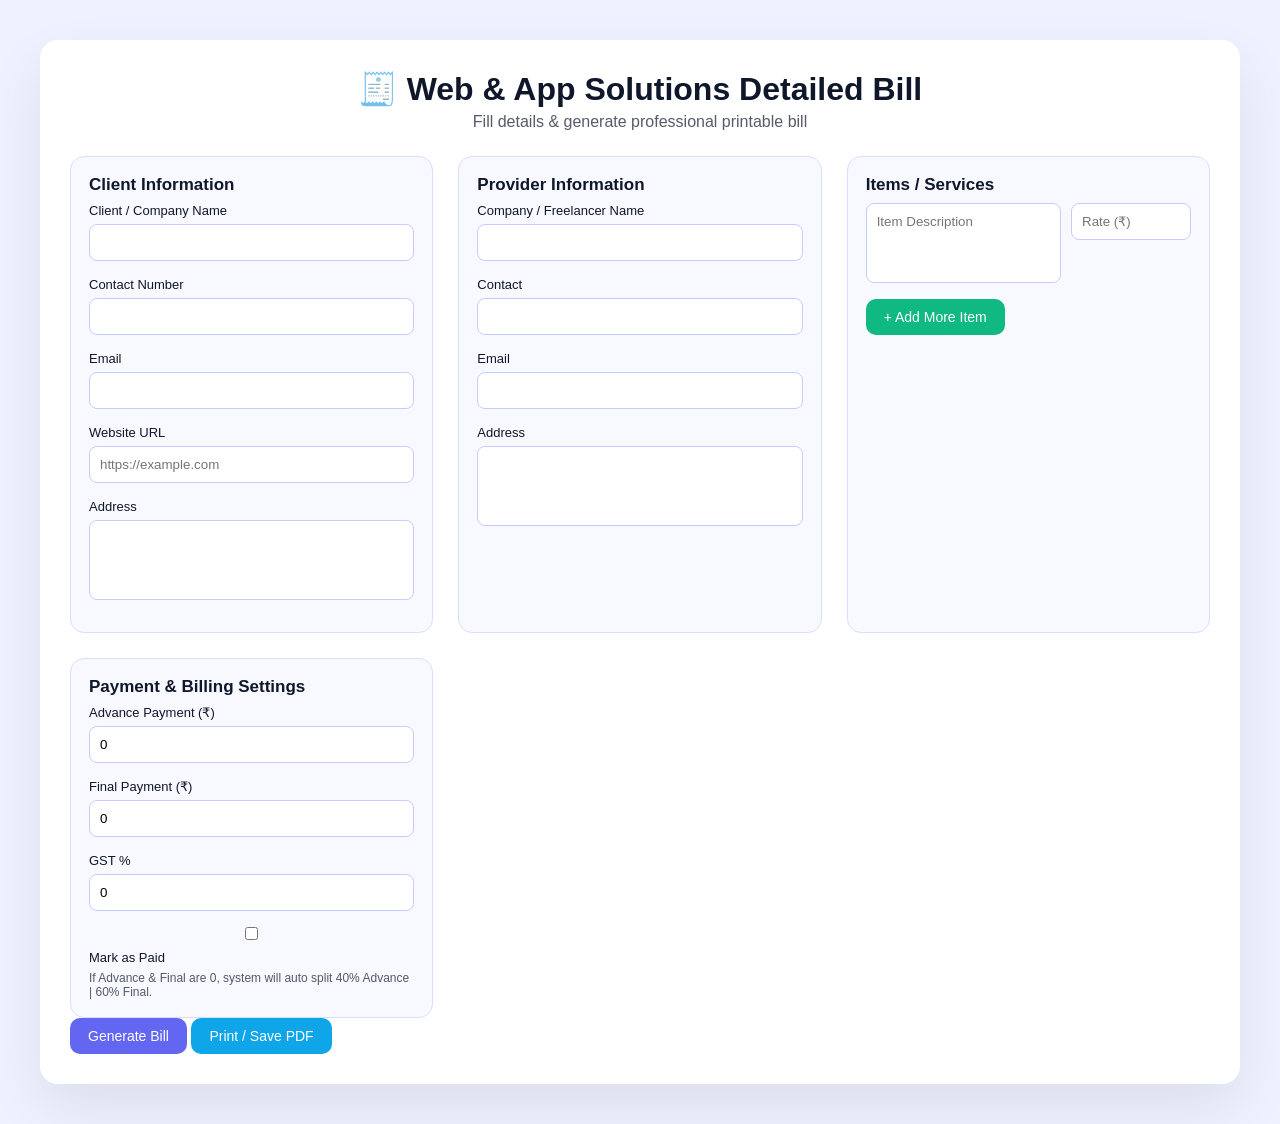
<file: bill.html>
<!DOCTYPE html>
<html lang="en">
<head>
<meta charset="UTF-8">
<meta name="viewport" content="width=device-width, initial-scale=1.0">
<title>Web & App Solutions - Detailed Bill</title>
<link href="https://cdnjs.cloudflare.com/ajax/libs/font-awesome/6.5.0/css/all.min.css" rel="stylesheet">

<style>
*{margin:0;padding:0;box-sizing:border-box;font-family:'Poppins',sans-serif}
body{background:#eef1ff;color:#0f172a}
.container{max-width:1200px;margin:40px auto;background:white;padding:30px;border-radius:18px;box-shadow:0 25px 60px rgba(0,0,0,.08);}
h1{text-align:center;margin-bottom:5px}
.subtitle{text-align:center;margin-bottom:25px;opacity:.7}
form{display:grid;grid-template-columns:repeat(auto-fit,minmax(320px,1fr));gap:25px}
.section{background:#f8f9ff;border:1px solid #d9ddff;padding:18px;border-radius:14px}
.section h2{margin-bottom:8px;font-size:17px}
label{font-size:13px;margin:6px 0;display:block}
input,select,textarea{width:100%;padding:10px;border:1px solid #c7ccff;border-radius:8px;margin-bottom:10px}
textarea{resize:none;height:80px}

/* ===== FIXED ITEM ROW ===== */
.item-row{display:flex;gap:10px;margin-bottom:6px;align-items:flex-start;}
.item-row .itemName{flex:1;}
.item-row .itemRate{width:120px;}

/* BUTTONS */
button{padding:10px 18px;border:none;border-radius:10px;font-size:14px;cursor:pointer}
.add-item{background:#10b981;color:white;margin-bottom:10px}
.generate{background:#6366f1;color:white}
.print{background:#0ea5e9;color:white}

/* BILL OUTPUT */
.bill-box{display:none;background:white;border:1px solid #d0d0d0;border-radius:12px;padding:35px;max-width:900px;margin:35px auto;position:relative;}
.bill-top{display:flex;justify-content:space-between;align-items:center;border-bottom:2px solid #0f172a;padding-bottom:12px;margin-bottom:16px}
.brand{font-size:22px;font-weight:700}
.bill-id{font-size:14px}

/* CLIENT + PROVIDER INFO CLEAN LOOK */
.detail-grid {
  display: grid;
  grid-template-columns: 1fr 1fr;
  gap: 12px;
  font-size: 14px;
  margin-bottom: 20px;
  padding: 15px;
  border: 1px solid #d1d5db;
  border-radius: 10px;
  box-shadow: 0 2px 6px rgba(0,0,0,0.08);
  background-color: #fff;
}
.detail-grid p {
  padding: 6px 4px;
  margin: 0;
  border-bottom: 1px solid #e5e7eb;
}
.detail-grid p:last-child {
  border-bottom: none;
}
.detail-grid b {
  display: inline-block;
  width: 90px;
  color: #0f172a;
  font-weight: 500;
}
.detail-grid span {
  color: #111;
  word-break: break-word;
}

/* Summary Right Column */
.summary-grid{
  display:grid;
  grid-template-columns:1fr;
  text-align:right;
  justify-items:end;
  font-size:15px;
}
.summary-grid p{
  margin:2px 0;
  width:100%;
  text-align:right;
}

.table-box table{width:100%;border-collapse:collapse;font-size:14px;margin-top:12px}
.table-box th,.table-box td{border:1px solid #000;padding:6px;text-align:left}
.table-box th{background:#f2f2f2}

/* Signature */
.signature-box{margin-top:25px;text-align:right;}
.signature{display:inline-block;border-top:2px solid #000;padding-top:5px;font-weight:600;}
.sign-note{font-size:12px;margin-top:5px;opacity:.7;}

/* Paid Stamp */
/* Paid Stamp in Box at Bottom Center */
.paid-stamp {
  position: absolute;
  bottom: 40px;             
  left: 50%;                
  transform: translateX(-50%) rotate(-10deg); 
  color: #10b981;
  font-size: 40px;
  font-weight: 700;
  opacity: 0.8;
  background-color: rgba(255,255,255,0.9); 
  border: 3px solid #10b981;             
  padding: 15px 30px;                     
  border-radius: 12px;                    
  text-align: center;
  pointer-events: none;
  z-index: 1000;
  box-shadow: 0 4px 12px rgba(0,0,0,0.1);
}

/* Print Styles */
@media print {
  .paid-stamp {
    color: #000;                 /* black text for print */
    border-color: #000;           /* black border */
    background-color: #fff;       /* white background */
    opacity: 0.4;                 /* subtle */
  }
}


@media print{
@page{size:A4;margin:16mm}
body{background:white}
form,.btn-area,h1,.subtitle{display:none !important}
.container{box-shadow:none;border-radius:0;margin:0;padding:0}
.bill-box{display:block !important;border:1px solid #000;border-radius:0;width:100%;padding:22px}
.table-box table{font-size:13px}
.paid-stamp{color:#000;opacity:0.4;} /* stamp visible in print */
}
</style>
</head>

<body>
<div class="container">
<h1>🧾 Web & App Solutions Detailed Bill</h1>
<p class="subtitle">Fill details & generate professional printable bill</p>

<form id="billForm">

<!-- CLIENT INFO -->
<div class="section">
<h2>Client Information</h2>

<label>Client / Company Name</label>
<input type="text" id="clientName">

<label>Contact Number</label>
<input type="text" id="contact">

<label>Email</label>
<input type="email" id="email">

<label>Website URL</label>
<input type="text" id="website" placeholder="https://example.com">

<label>Address</label>
<textarea id="address"></textarea>
</div>

<!-- PROVIDER INFO -->
<div class="section">
<h2>Provider Information</h2>
<label>Company / Freelancer Name</label>
<input type="text" id="providerName">
<label>Contact</label>
<input type="text" id="providerContact">
<label>Email</label>
<input type="email" id="providerEmail">
<label>Address</label>
<textarea id="providerAddress"></textarea>
</div>

<!-- ITEMS -->
<div class="section">
<h2>Items / Services</h2>
<div id="itemContainer">
<div class="item-row">
<textarea placeholder="Item Description" class="itemName" rows="2"></textarea>
<input type="number" placeholder="Rate (₹)" class="itemRate" min="0">
</div>
</div>
<button type="button" class="add-item" onclick="addItem()">+ Add More Item</button>
</div>

<!-- PAYMENT -->
<div class="section">
<h2>Payment & Billing Settings</h2>

<label>Advance Payment (₹)</label>
<input type="number" id="advAmount" value="0" min="0">

<label>Final Payment (₹)</label>
<input type="number" id="finalAmount" value="0" min="0">

<label>GST %</label>
<input type="number" id="gstPercent" value="0" min="0">

<label>
  <input type="checkbox" id="isPaid"> Mark as Paid
</label>

<p style="font-size:12px;opacity:.7">
If Advance & Final are 0, system will auto split 40% Advance | 60% Final.
</p>
</div>

</form>

<div class="btn-area">
<button class="generate" onclick="generateBill()">Generate Bill</button>
<button class="print" onclick="window.print()">Print / Save PDF</button>
</div>

<!-- BILL OUTPUT -->
<div class="bill-box" id="billBox">
<div id="paidStamp" class="paid-stamp" style="display:none;">PAID</div>

<div class="bill-top">
<div class="brand"><i class="fa-solid fa-receipt"></i> BILL</div>
<div class="bill-id" id="billNumber"></div>
</div>

<h3>Client Details</h3>
<div class="detail-grid">
<p><b>Name:</b> <span id="outClient"></span></p>
<p><b>Contact:</b> <span id="outContact"></span></p>
<p><b>Email:</b> <span id="outEmail"></span></p>
<p><b>Website:</b> <span id="outWebsite"></span></p>
<p><b>Address:</b> <span id="outAddress"></span></p>
</div>

<h3>Provider Details</h3>
<div class="detail-grid">
<p><b>Name:</b> <span id="outProvider"></span></p>
<p><b>Contact:</b> <span id="outProviderContact"></span></p>
<p><b>Email:</b> <span id="outProviderEmail"></span></p>
<p><b>Address:</b> <span id="outProviderAddress"></span></p>
</div>

<h3>Items / Services</h3>
<div class="table-box">
<table>
<thead>
<tr>
<th>Item Description</th>
<th>Rate (₹)</th>
<th>Total (₹)</th>
</tr>
</thead>
<tbody id="outItems"></tbody>
</table>
</div>

<h3>Payment Breakup</h3>
<div class="table-box">
<table>
<thead>
<tr>
<th>Payment Stage</th>
<th>Amount (₹)</th>
</tr>
</thead>
<tbody>
<tr><td>Advance</td><td id="pay1"></td></tr>
<tr><td>Final Payment</td><td id="pay2"></td></tr>
</tbody>
</table>
</div>

<div class="summary-grid">
<p><b>Subtotal:</b> ₹<span id="subTotal"></span></p>
<p><b>GST Amount:</b> ₹<span id="gstAmount"></span></p>
<p><b>Grand Total:</b> ₹<span id="grandTotal"></span></p>
</div>

<div class="signature-box">
<div class="signature">Authorised Signature</div>
<p class="sign-note">This is a system-generated bill. No physical signature is required.</p>
</div>

</div>
</div>

<script>
function addItem(){
  const container = document.getElementById('itemContainer');
  const row = document.createElement('div');
  row.className='item-row';
  row.innerHTML = `
    <textarea placeholder="Item Description" class="itemName" rows="2"></textarea>
    <input type="number" placeholder="Rate (₹)" class="itemRate" min="0">
  `;
  container.appendChild(row);
}

function generateBill(){

const names = document.querySelectorAll('.itemName');
const rates = document.querySelectorAll('.itemRate');

let tbodyHTML = "";
let subtotal = 0;

for(let i=0;i<names.length;i++){
const name = names[i].value || '-';
const rate = Number(rates[i].value) || 0;
subtotal += rate;

tbodyHTML += `<tr>
<td>${name.replace(/\n/g, "<br>")}</td>
<td>${rate.toFixed(2)}</td>
<td>${rate.toFixed(2)}</td>
</tr>`;
}

// Client
document.getElementById('outClient').innerText = clientName.value;
document.getElementById('outContact').innerText = contact.value;
document.getElementById('outEmail').innerText = email.value;
document.getElementById('outWebsite').innerText = website.value;
document.getElementById('outAddress').innerText = address.value;

// Provider
document.getElementById('outProvider').innerText = providerName.value;
document.getElementById('outProviderContact').innerText = providerContact.value;
document.getElementById('outProviderEmail').innerText = providerEmail.value;
document.getElementById('outProviderAddress').innerText = providerAddress.value;

// Items
document.getElementById('outItems').innerHTML = tbodyHTML;

// Summary
document.getElementById('subTotal').innerText = subtotal.toFixed(2);

let gstPercent = Number(document.getElementById('gstPercent').value) || 0;
let gstAmount = (subtotal * gstPercent) / 100;
let grandTotal = subtotal + gstAmount;

document.getElementById('gstAmount').innerText = gstAmount.toFixed(2);
document.getElementById('grandTotal').innerText = grandTotal.toFixed(2);

// Payments
let adv = Number(advAmount.value) || 0;
let final = Number(finalAmount.value) || 0;

if(adv === 0 && final === 0){
adv = Math.round(grandTotal * 0.40);
final = grandTotal - adv;
}
if(adv > 0 && final === 0) final = grandTotal - adv;
if(final > 0 && adv === 0) adv = grandTotal - final;

pay1.innerText = adv;
pay2.innerText = final;

billNumber.innerText =  "  Date: " + new Date().toLocaleDateString();

// Show/hide PAID stamp
const paidCheckbox = document.getElementById('isPaid');
const paidStamp = document.getElementById('paidStamp');
paidStamp.style.display = paidCheckbox.checked ? 'block' : 'none';

billBox.style.display='block';
}
</script>

</body>
</html>
</file>
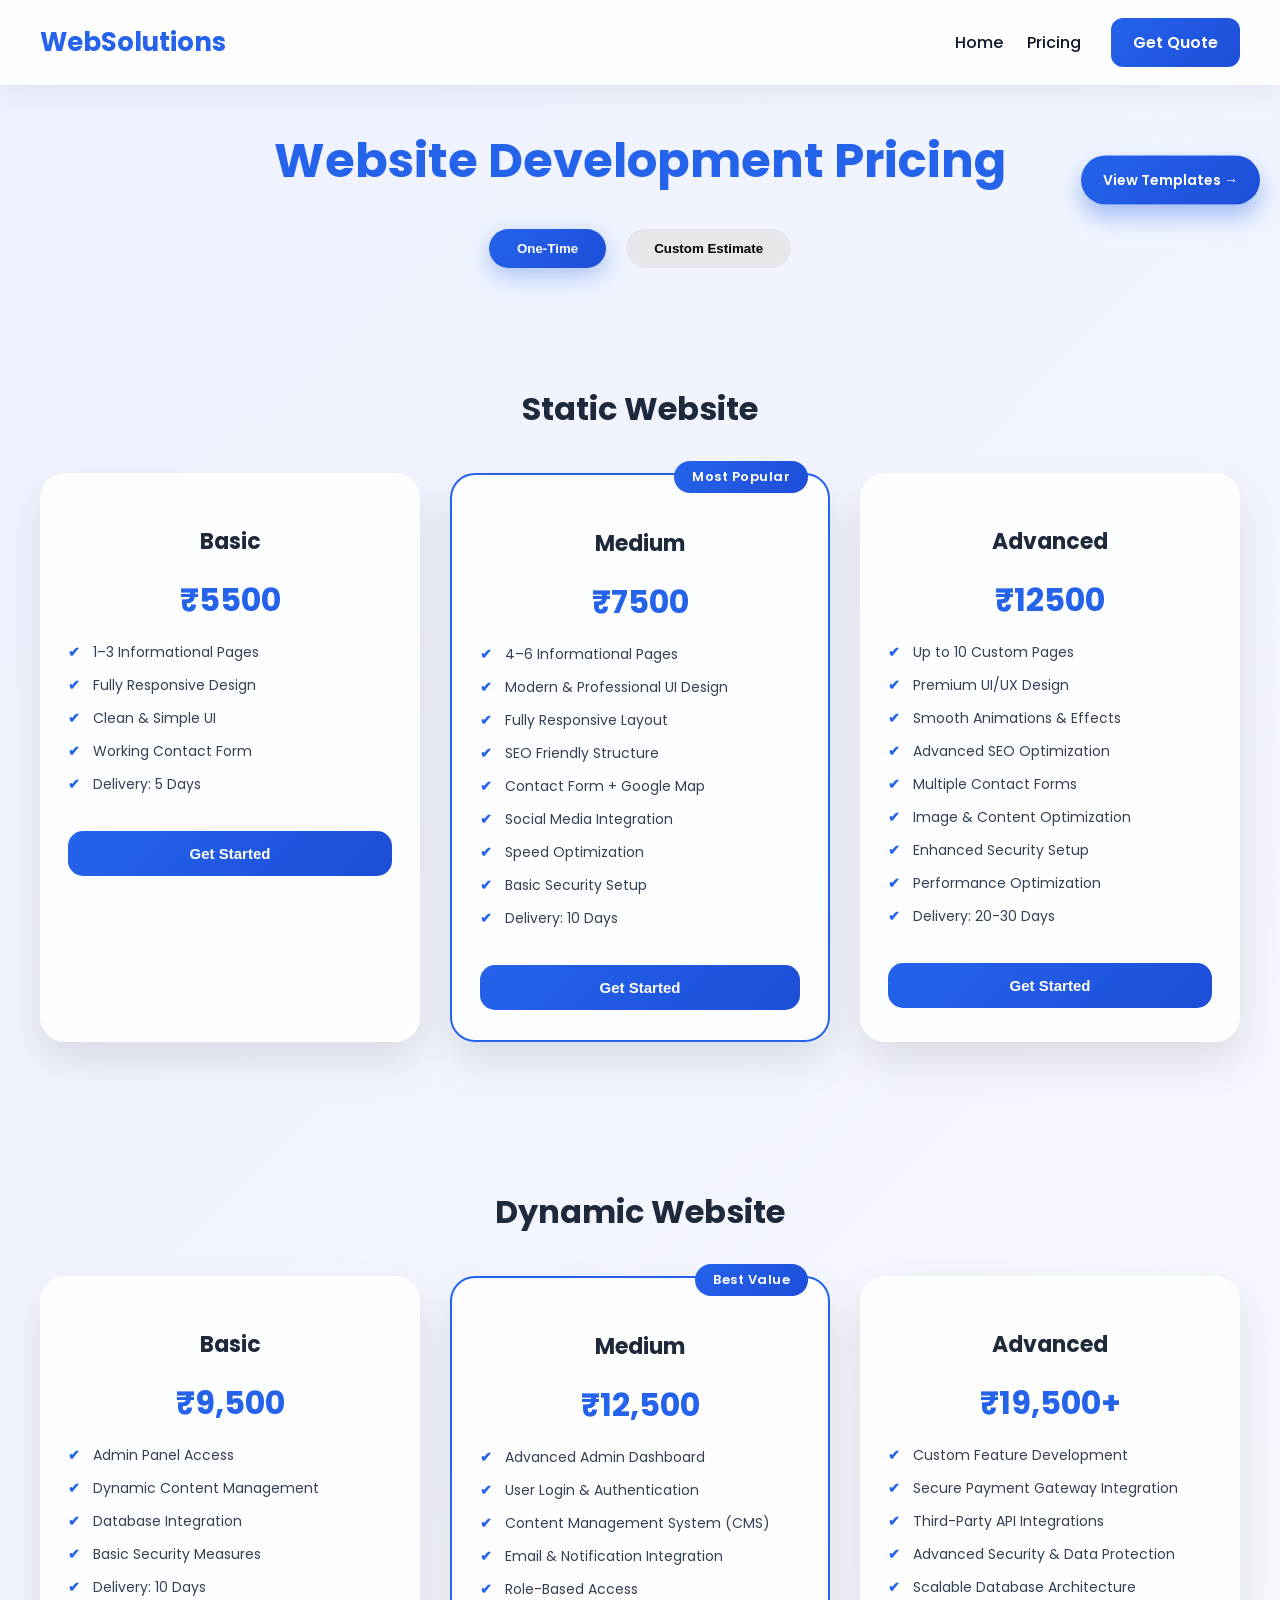
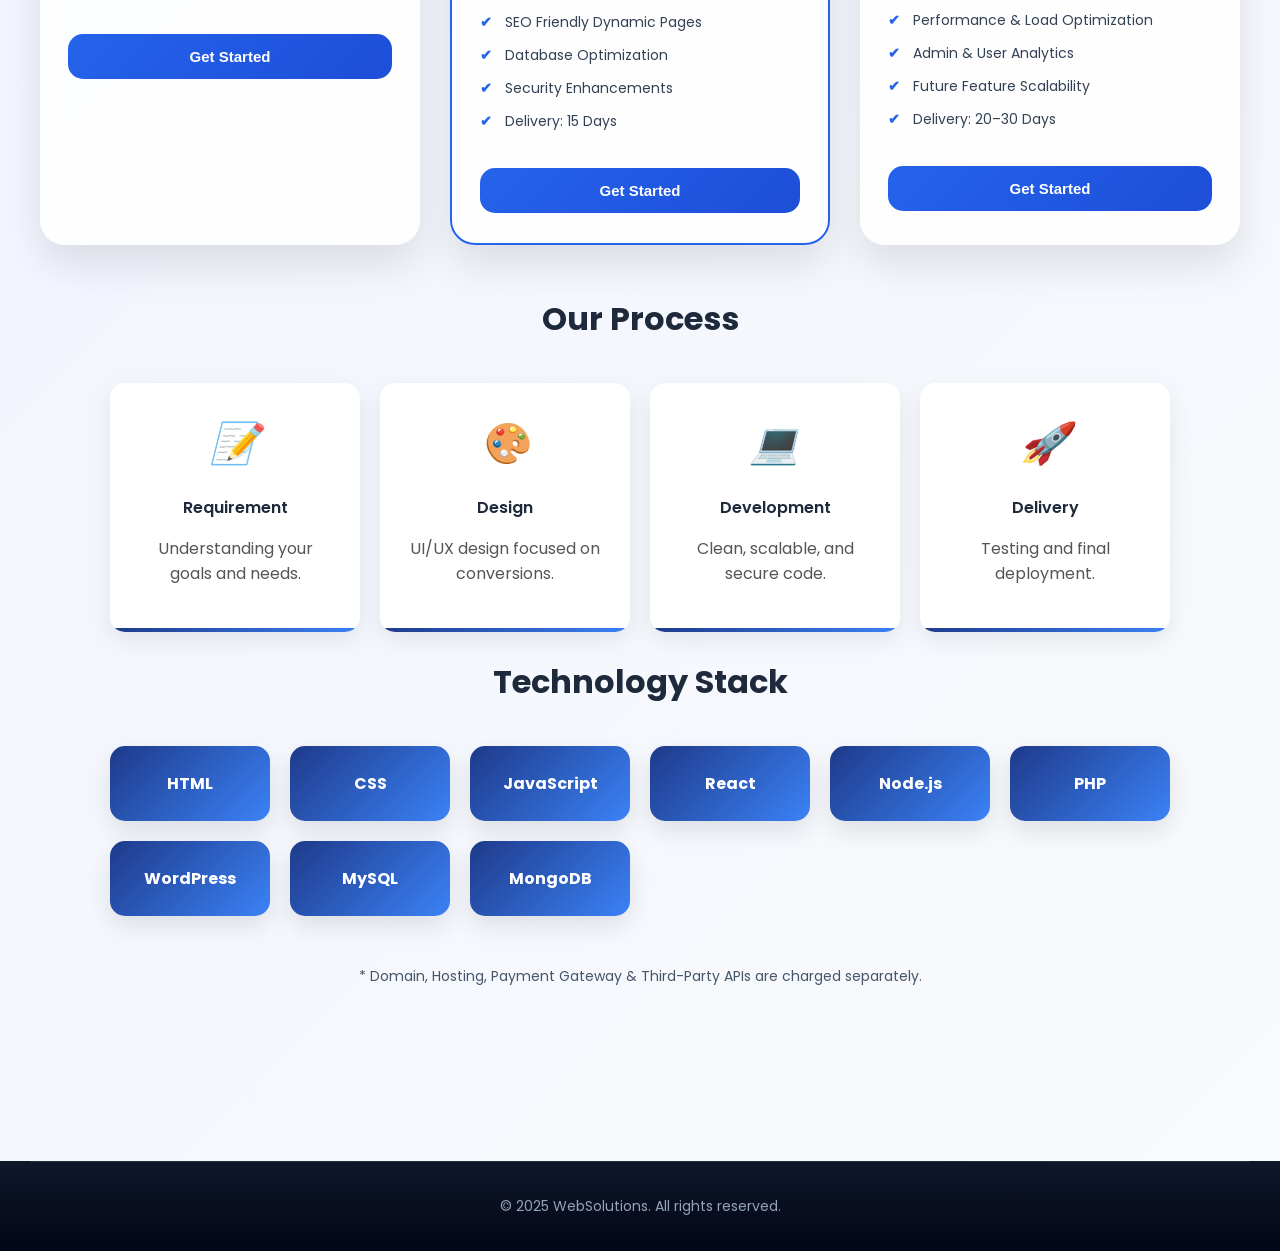
<file: pricing.html>
<!DOCTYPE html>
<html lang="en">
<head>
<meta charset="UTF-8">
<meta name="viewport" content="width=device-width, initial-scale=1.0">
<title>Website Development Pricing</title>

<link href="https://fonts.googleapis.com/css2?family=Poppins:wght@300;400;500;600;700&display=swap" rel="stylesheet">
<link rel="stylesheet" href="style.css">
<link rel="stylesheet" href="header.css">


<style>
:root{
    --primary:#2563eb;
    --secondary:#0f172a;
    --light:#f8fafc;
    --card-bg:rgba(255,255,255,0.85);
    --shadow:0 20px 40px rgba(0,0,0,0.1);
}

*{ box-sizing:border-box; }

body {
    font-family: 'Poppins', sans-serif;
    margin: 0;
    background: linear-gradient(135deg,#eef2ff,#f8fafc);
    color:#1e293b;
}

/* Headings */
h1 {
    text-align:center;
    font-size:3rem;
    margin-top:40px;
    font-weight:700;
    color:var(--primary);
}
h2{
    text-align:center;
    font-size:2rem;
    margin-bottom:40px;
}

/* Toggle Buttons */
.toggle-box {
    text-align:center;
    margin:30px 0;
}
.toggle-box button {
    padding:12px 28px;
    border:none;
    margin:0 8px;
    cursor:pointer;
    border-radius:30px;
    font-weight:600;
    background:#e5e7eb;
    transition:0.3s;
}
.toggle-box .active {
    background:linear-gradient(135deg,var(--primary),#1d4ed8);
    color:#fff;
    box-shadow:0 8px 25px rgba(37,99,235,0.35);
}

/* Templates Button */
.templates-btn{
    position:fixed;
    right:20px;
    top:20%;
    transform:translateY(-50%);
    background:linear-gradient(135deg,#2563eb,#1d4ed8);
    color:#fff;
    padding:14px 22px;
    border-radius:30px;
    font-size:14px;
    font-weight:600;
    text-decoration:none;
    box-shadow:0 12px 25px rgba(37,99,235,0.4);
    z-index:999;
    transition:0.3s ease, transform 0.3s ease;
}
.templates-btn:hover{
    transform:translateY(-50%) scale(1.1);
    box-shadow:0 18px 35px rgba(37,99,235,0.55);
}

/* Pricing Section */
.pricing-section {
    padding:60px 20px;
}
.cards {
    display:grid;
    grid-template-columns:repeat(auto-fit,minmax(280px,1fr));
    gap:30px;
    max-width:1200px;
    margin:auto;
}

/* Card Styles */
.card {
    background:var(--card-bg);
    padding:30px 28px;
    border-radius:25px;
    box-shadow:var(--shadow);
    backdrop-filter:blur(10px);
    transition:0.4s ease, transform 0.4s;
    position: relative;
}
.card:hover{
    transform: translateY(-15px) scale(1.03);
    box-shadow:0 25px 50px rgba(0,0,0,0.15);
}
.card.popular {
    border:2px solid var(--primary);
}
.popular-tag {
    position:absolute;
    top:-14px;
    right:20px;
    background:linear-gradient(135deg,var(--primary),#1d4ed8);
    color:#fff;
    padding:6px 18px;
    font-size:13px;
    border-radius:30px;
    font-weight:600;
    letter-spacing:0.5px;
}
.card h3 {
    text-align:center;
    font-size:22px;
    margin-bottom:15px;
}
.price {
    text-align:center;
    font-size:32px;
    font-weight:700;
    color:var(--primary);
    margin:18px 0;
}
ul {
    list-style:none;
    padding:0;
}
ul li {
    margin-bottom:12px;
    padding-left:25px;
    position:relative;
    font-size:14px;
    color:#334155;
}
ul li::before{
    content:"✔";
    position:absolute;
    left:0;
    color:var(--primary);
    font-weight:600;
}

/* Card Buttons */
.card button {
    width:100%;
    padding:14px;
    border:none;
    background:linear-gradient(135deg,var(--primary),#1d4ed8);
    color:#fff;
    border-radius:15px;
    cursor:pointer;
    font-size:15px;
    font-weight:600;
    margin-top:20px;
    transition:0.3s, transform 0.3s;
}
.card button:hover {
    transform:scale(1.05);
    box-shadow:0 12px 30px rgba(37,99,235,0.35);
}

/* Note */
.note {
    text-align:center;
    margin-top:40px;
    color:#475569;
    font-size:14px;
}

/* Modal */
.modal{
    display:none;
    position:fixed;
    top:0; left:0;
    width:100%;
    height:100%;
    background:rgba(0,0,0,0.6);
    backdrop-filter:blur(6px);
    z-index:999;
}
.modal-content{
    background:#fff;
    width:90%;
    max-width:500px;
    margin:6% auto;
    padding:30px;
    border-radius:25px;
    position:relative;
    box-shadow:0 20px 50px rgba(0,0,0,0.15);
}
.close{
    position:absolute;
    top:15px;
    right:20px;
    font-size:25px;
    cursor:pointer;
    transition:0.3s;
}
.close:hover{
    color:var(--primary);
}
.modal-content label{
    display:block;
    margin-top:15px;
    font-size:14px;
}
.modal-content select,
.modal-content input{
    width:100%;
    padding:12px;
    margin-top:6px;
    border-radius:12px;
    border:1px solid #cbd5f5;
    font-size:14px;
}
.estimate-price{
    font-size:28px;
    color:var(--primary);
    font-weight:700;
    margin:15px 0;
}
.submit-btn{
    width:100%;
    padding:14px;
    border:none;
    border-radius:15px;
    background:linear-gradient(135deg,var(--primary),#1d4ed8);
    color:#fff;
    font-size:16px;
    cursor:pointer;
    transition:0.3s, transform 0.3s;
}
.submit-btn:hover{
    transform:scale(1.05);
    box-shadow:0 12px 30px rgba(37,99,235,0.35);
}

/* Responsive */
@media(max-width:768px){
    .templates-btn{
        right:12px;
        top:auto;
        bottom:20px;
        transform:none;
        border-radius:14px;
        padding:12px 16px;
        font-size:13px;
    }
}
.process { max-width: 1100px; margin: 50px auto; padding: 0 20px; }
/* Process Flow */
    .process-flow { display: flex; flex-wrap: wrap; justify-content: space-between; gap: 20px; margin-top: 30px; }
    .process-card { flex: 1 1 220px; background: white; padding: 30px; border-radius: 15px; text-align: center; box-shadow: 0 8px 25px rgba(0,0,0,0.08); transition: transform 0.4s, box-shadow 0.4s; position: relative; overflow: hidden; }
    .process-card:hover { transform: translateY(-10px); box-shadow: 0 15px 35px rgba(0,0,0,0.15); }
    .process-card::after { content: ''; position: absolute; width: 100%; height: 4px; background: linear-gradient(to right, #1e3a8a, #3b82f6); bottom: 0; left: 0; border-radius: 4px; }
    .process-card i { font-size: 2.5rem; color: #1e3a8a; margin-bottom: 15px; display: block; transition: transform 0.4s; }
    .process-card:hover i { transform: scale(1.2) rotate(10deg); }
    .process-card h4 { margin-bottom: 10px; font-weight: 600; }
    .process-card p { color: #555; }

    /* Tech Stack */
    .tech-stack { display: grid; grid-template-columns: repeat(auto-fit, minmax(140px, 1fr)); gap: 20px; margin-top: 30px; }
    .tech-card { background: linear-gradient(135deg,#1e3a8a,#3b82f6); color: white; padding: 25px; border-radius: 15px; text-align: center; font-weight: 700; font-size: 1rem; box-shadow: 0 10px 25px rgba(0,0,0,0.1); transition: transform 0.4s, box-shadow 0.4s; }
    .tech-card:hover { transform: translateY(-10px) scale(1.05); box-shadow: 0 15px 35px rgba(0,0,0,0.2); }
</style>
</head>
<body>
    <header id="top-header" class="top-header"></header>

<h1>Website Development Pricing</h1>

<div class="toggle-box">
    <button id="oneTimeBtn" class="active">One-Time</button>
    <button onclick="openEstimator()">Custom Estimate</button>
</div>

<a href="templates.html" class="templates-btn">
    View Templates →
</a>

<!-- STATIC WEBSITE -->
<section class="pricing-section">
<h2>Static Website</h2>
<div class="cards">
    <div class="card">
        <h3>Basic</h3>
        <div class="price">₹5500</div>
        <ul>
            <li>1–3 Informational Pages</li>
            <li>Fully Responsive Design</li>
            <li>Clean & Simple UI</li>
            <li>Working Contact Form</li>
            <!-- <li>Mobile & Desktop Compatibility</li> -->
            <!-- <li>Basic SEO Setup</li>
            <li>Fast Loading Pages</li> -->
            <li>Delivery: 5 Days</li>
        </ul>
        <button onclick="openWhatsApp('Static Website','Basic','₹5,000',['1–3 Pages','Responsive Design','Basic UI','Contact Form','Delivery: 5 Days'])">Get Started</button>
    </div>
    <div class="card popular">
        <div class="popular-tag">Most Popular</div>
        <h3>Medium</h3>
        <div class="price">₹7500</div>
        <ul>
            <li>4–6 Informational Pages</li>
            <li>Modern & Professional UI Design</li>
            <li>Fully Responsive Layout</li>
            <li>SEO Friendly Structure</li>
            <li>Contact Form + Google Map</li>
            <li>Social Media Integration</li>
            <li>Speed Optimization</li>
            <li>Basic Security Setup</li>
            <li>Delivery: 10 Days</li>
        </ul>
        <button onclick="openWhatsApp('Static Website','Medium','₹10,000',['4–6 Pages','Modern UI','SEO Friendly','Contact + Map','Delivery: 7 Days'])">Get Started</button>
    </div>
    <div class="card">
        <h3>Advanced</h3>
        <div class="price">₹12500</div>
        <ul>
            <li>Up to 10 Custom Pages</li>
            <li>Premium UI/UX Design</li>
            <li>Smooth Animations & Effects</li>
            <li>Advanced SEO Optimization</li>
            <li>Multiple Contact Forms</li>
            <li>Image & Content Optimization</li>
            <li>Enhanced Security Setup</li>
            <li>Performance Optimization</li>
            <li>Delivery: 20-30 Days</li>
        </ul>
        <button onclick="openWhatsApp('Static Website','Advanced','₹18,000',['Up to 10 Pages','Premium UI','Animations','SEO Optimization','Delivery: 10 Days'])">Get Started</button>
    </div>
</div>
</section>

<!-- DYNAMIC WEBSITE -->
<section class="pricing-section">
<h2>Dynamic Website</h2>
<div class="cards">
    <div class="card">
        <h3>Basic</h3>
        <div class="price">₹9,500</div>
        <ul>
            <li>Admin Panel Access</li>
            <li>Dynamic Content Management</li>
            <li>Database Integration</li>
            <!-- <li>Contact Form with Email Notification</li> -->
            <!-- <li>Responsive User Interface</li> -->
            <li>Basic Security Measures</li>
            <!-- <li>Content Update Capability</li> -->
            <li>Delivery: 10 Days</li>
        </ul>
        <button onclick="openWhatsApp('Dynamic Website','Basic','₹20,000',['Admin Panel','Dynamic Content','Contact Form','Basic Database','Delivery: 10 Days'])">Get Started</button>
    </div>
    <div class="card popular">
        <div class="popular-tag">Best Value</div>
        <h3>Medium</h3>
        <div class="price">₹12,500</div>
        <ul>
            <li>Advanced Admin Dashboard</li>
            <li>User Login & Authentication</li>
            <li>Content Management System (CMS)</li>
            <li>Email & Notification Integration</li>
            <li>Role-Based Access</li>
            <li>SEO Friendly Dynamic Pages</li>
            <li>Database Optimization</li>
            <li>Security Enhancements</li>
            <li>Delivery: 15 Days</li>
        </ul>
        <button onclick="openWhatsApp('Dynamic Website','Medium','₹40,000',['Admin Dashboard','User Login','CMS','Email Integration','Delivery: 15 Days'])">Get Started</button>
    </div>
    <div class="card">
        <h3>Advanced</h3>
        <div class="price">₹19,500+</div>
        <ul>
            <li>Custom Feature Development</li>
            <li>Secure Payment Gateway Integration</li>
            <li>Third-Party API Integrations</li>
            <li>Advanced Security & Data Protection</li>
            <li>Scalable Database Architecture</li>
            <li>Performance & Load Optimization</li>
            <li>Admin & User Analytics</li>
            <li>Future Feature Scalability</li>
            <li>Delivery: 20–30 Days</li>
        </ul>
        <button onclick="openWhatsApp('Dynamic Website','Advanced','₹70,000+',['Custom Features','Payment Gateway','API Integration','High Security','Delivery: 20–30 Days'])">Get Started</button>
    </div>
</div>

<div class="process">
<section>
  <h2>Our Process</h2>
  <div class="process-flow">
    <div class="process-card">
      <i>📝</i>
      <h4>Requirement</h4>
      <p>Understanding your goals and needs.</p>
    </div>
    <div class="process-card">
      <i>🎨</i>
      <h4>Design</h4>
      <p>UI/UX design focused on conversions.</p>
    </div>
    <div class="process-card">
      <i>💻</i>
      <h4>Development</h4>
      <p>Clean, scalable, and secure code.</p>
    </div>
    <div class="process-card">
      <i>🚀</i>
      <h4>Delivery</h4>
      <p>Testing and final deployment.</p>
    </div>
  </div>
</section>

<section>
  <h2>Technology Stack</h2>
  <div class="tech-stack">
    <div class="tech-card">HTML</div>
    <div class="tech-card">CSS</div>
    <div class="tech-card">JavaScript</div>
    <div class="tech-card">React</div>
    <div class="tech-card">Node.js</div>
    <div class="tech-card">PHP</div>
    <div class="tech-card">WordPress</div>
    <div class="tech-card">MySQL</div>
    <div class="tech-card">MongoDB</div>
  </div>
</section>
</div>
<p class="note">* Domain, Hosting, Payment Gateway & Third-Party APIs are charged separately.</p>
</section>

<!-- MODAL -->
<div id="estimatorModal" class="modal">
  <div class="modal-content">
    <span class="close" onclick="closeEstimator()">×</span>
    <h2>Custom Website Cost Estimation</h2>

    <label>Website Type</label>
    <select id="siteType" onchange="calculateCost()">
      <option value="static">Static Website</option>
      <option value="dynamic">Dynamic Website</option>
    </select>

    <label>Number of Pages</label>
    <input type="number" id="pages" value="5" min="1" onchange="calculateCost()">

    <label><input type="checkbox" id="admin" onchange="calculateCost()"> Admin Panel</label>
    <label><input type="checkbox" id="login" onchange="calculateCost()"> Login / Signup</label>
    <label><input type="checkbox" id="payment" onchange="calculateCost()"> Mobile Friendly</label>
    <label><input type="checkbox" id="seo" onchange="calculateCost()"> SEO Optimization</label>

    <h3>Total Estimated Cost</h3>
    <div class="estimate-price">₹ <span id="totalCost">0</span></div>

    <button class="submit-btn" onclick="sendEstimatorQuote()">Request Final Quote</button>

  </div>
</div>
<div id="footer"></div>


<script>
    fetch("header.html")
    .then(res => res.text())
    .then(data => {
        document.getElementById("top-header").innerHTML = data;
        lucide.createIcons(); // re-init icons after load
    });
fetch("footer.html")
    .then(res => res.text())
    .then(data => {
        document.getElementById("footer").innerHTML = data;
        lucide.createIcons(); // re-init icons after load
    });
function openEstimator(){ document.getElementById("estimatorModal").style.display="block"; calculateCost(); }
function closeEstimator(){ document.getElementById("estimatorModal").style.display="none"; }

function calculateCost(){
    let total = 0;
    const siteType = document.getElementById("siteType").value;
    const pages = parseInt(document.getElementById("pages").value);
    const admin = document.getElementById("admin");
    const login = document.getElementById("login");
    const payment = document.getElementById("payment");
    const seo = document.getElementById("seo");

    total += siteType === "static" ? 3000 : 12000;
    total += pages * 1000;
    if(admin.checked) total += 5000;
    if(login.checked) total += 4000;
    if(payment.checked) total += 2000;
    if(seo.checked) total += 4000;

    document.getElementById("totalCost").innerText = total.toLocaleString("en-IN");
}

function openWhatsApp(type, plan, price, features) {
    const phoneNumber = "919012622994";
    let featureList = features.map(f => `• ${f}`).join('\n');
    const message = `Hello 
I am interested in your website development service.

 Website Type: ${type}
 Package: ${plan}
 Price: ${price}

 Included Features:
${featureList}

Please share next steps.`;
    const url = `https://wa.me/${phoneNumber}?text=${encodeURIComponent(message)}`;
    window.open(url, "_blank");
}

function sendEstimatorQuote() {
    const phoneNumber = "919012622994";
    const siteType = document.getElementById("siteType").value;
    const pages = document.getElementById("pages").value;
    const admin = document.getElementById("admin").checked ? "Yes" : "No";
    const login = document.getElementById("login").checked ? "Yes" : "No";
    const payment = document.getElementById("payment").checked ? "Yes" : "No";
    const seo = document.getElementById("seo").checked ? "Yes" : "No";
    const totalCost = document.getElementById("totalCost").innerText;

    const message = `Hello!
I am interested in a custom website development quote.

Website Type: ${siteType === "static" ? "Static Website" : "Dynamic Website"}
Number of Pages: ${pages}
Admin Panel: ${admin}
Login / Signup: ${login}
Mobile Friendly: ${payment}
SEO Optimization: ${seo}

Estimated Cost: ₹${totalCost}

Please share the next steps.`;

    window.open(`https://wa.me/${phoneNumber}?text=${encodeURIComponent(message)}`, "_blank");
}
</script>

</body>
</html>
</file>
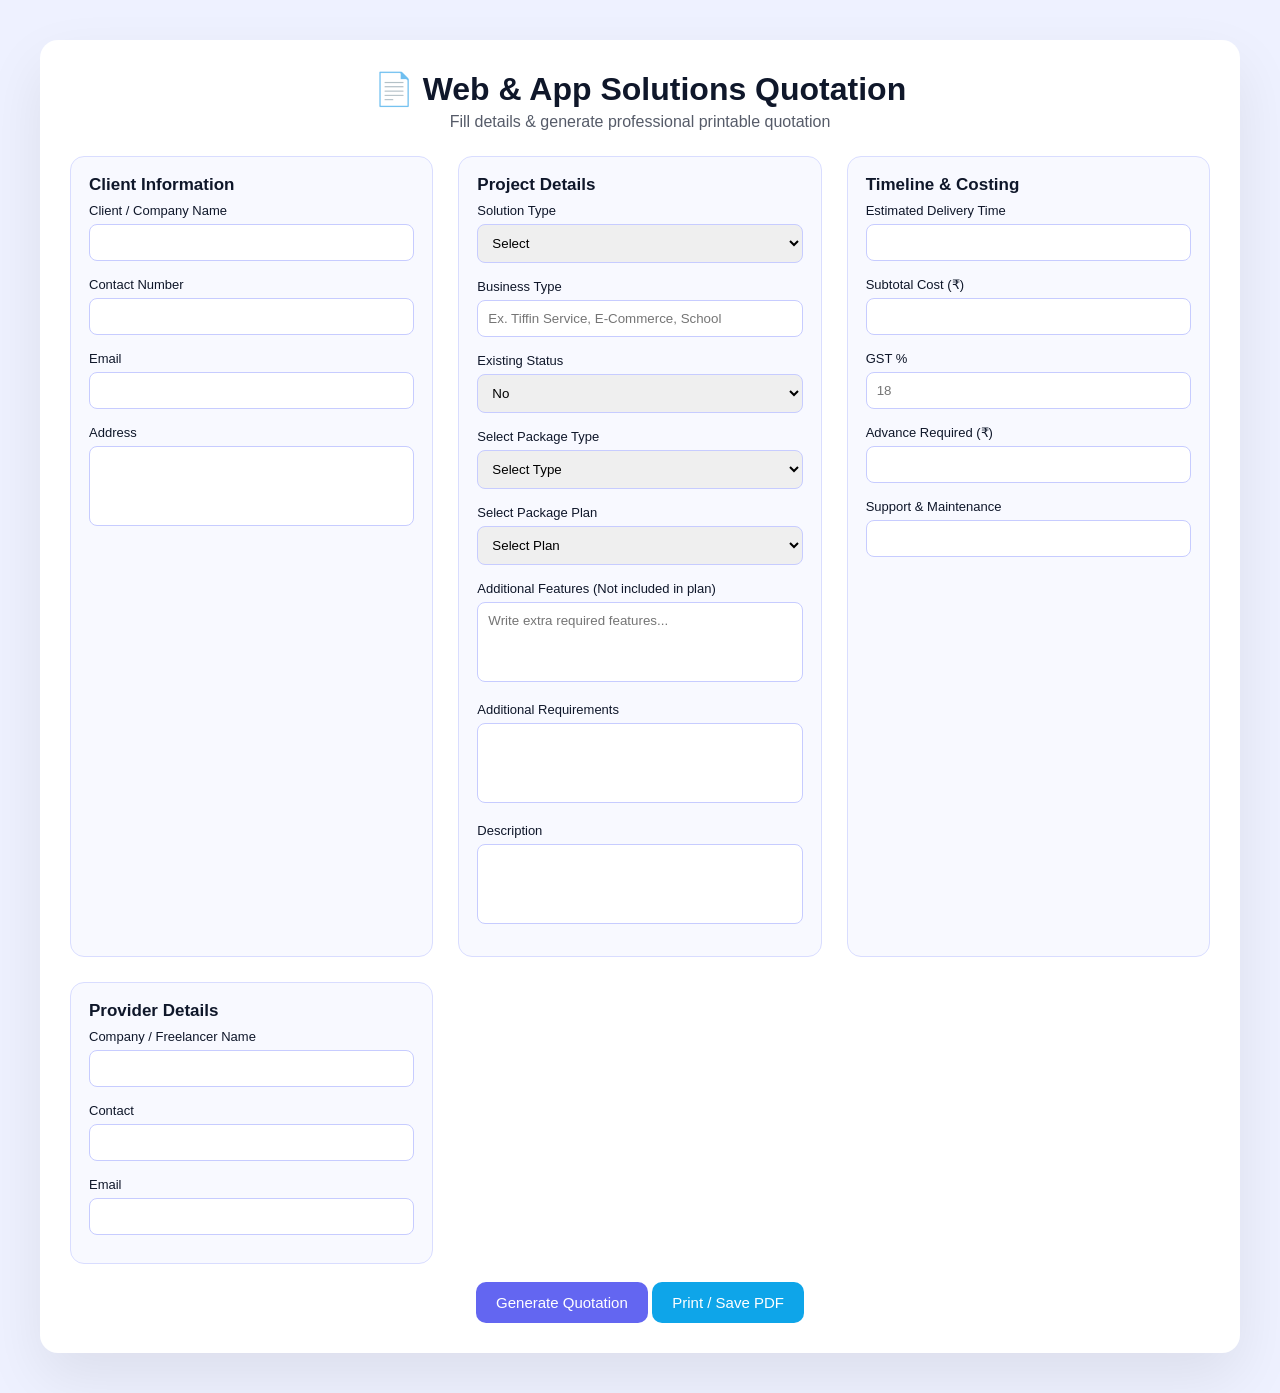
<file: quotation.html>
<!DOCTYPE html>
<html lang="en">
<head>
<meta charset="UTF-8" />
<meta name="viewport" content="width=device-width, initial-scale=1.0" />
<title>Web & App Solutions</title>
<link href="https://cdnjs.cloudflare.com/ajax/libs/font-awesome/6.5.0/css/all.min.css" rel="stylesheet">

<style>
*{margin:0;padding:0;box-sizing:border-box;font-family:'Poppins',sans-serif}
body{background:#eef1ff;color:#0f172a}
.container{
max-width:1200px;margin:40px auto;background:white;padding:30px;
border-radius:18px;box-shadow:0 25px 60px rgba(0,0,0,.08)
}
h1{text-align:center;margin-bottom:5px}
.subtitle{text-align:center;margin-bottom:25px;opacity:.7}
form{display:grid;grid-template-columns:repeat(auto-fit,minmax(320px,1fr));gap:25px}
.section{
background:#f8f9ff;border:1px solid #d9ddff;padding:18px;border-radius:14px
}
.section h2{margin-bottom:8px;font-size:17px}
label{font-size:13px;margin:6px 0;display:block}
input,select,textarea{
width:100%;padding:10px;border:1px solid #c7ccff;border-radius:8px;margin-bottom:10px
}
textarea{resize:none;height:80px}
.feature-list label{display:flex;gap:8px;font-size:13px}
.packageBox{
background:white;border:1px dashed #818cf8;padding:10px;border-radius:10px;margin-top:8px
}
.packageBox h4{margin-bottom:5px}
.packageBox ul{margin-left:18px;font-size:13px}
.btn-area{text-align:center;margin-top:18px}
button{
padding:12px 20px;border:none;border-radius:10px;font-size:15px;cursor:pointer
}
.generate{background:#6366f1;color:white}
.print{background:#0ea5e9;color:white}

/* QUOTATION PREVIEW */
.quote-box{
display:none;background:white;border:1px solid #d0d0d0;border-radius:12px;
padding:35px;max-width:900px;margin:35px auto
}
.quote-top{
display:flex;justify-content:space-between;align-items:center;
border-bottom:2px solid #0f172a;padding-bottom:12px;margin-bottom:16px
}
.brand{font-size:22px;font-weight:700}
.quote-id{font-size:14px}
.section-block{
border:1px solid #000;padding:12px;border-radius:8px;margin-top:12px
}
.section-block h3{
font-size:15px;border-bottom:1px solid #000;margin-bottom:6px;padding-bottom:3px
}
.detail-grid{
display:grid;grid-template-columns:1fr 1fr;gap:6px;font-size:14px
}
.table-box table{
width:100%;border-collapse:collapse;font-size:14px
}
.table-box th,.table-box td{
border:1px solid #000;padding:6px;text-align:left
}
.table-box th{background:#f2f2f2}

/* Signature */
.sign-row{
display:flex;justify-content:space-between;margin-top:20px
}
.sig{
width:45%;text-align:center;font-size:14px
}
.note{margin-top:10px;font-size:13px}

/* PRINT */
@media print{
@page{size:A4;margin:16mm}
body{background:white}
form,.btn-area,h1,.subtitle{display:none !important}
.container{box-shadow:none;border-radius:0;margin:0;padding:0}
.quote-box{display:block !important;border:1px solid #000;border-radius:0;width:100%;padding:22px}
.section-block{page-break-inside:avoid}
.table-box table{font-size:13px}
}
</style>
</head>

<body>

<div class="container">
<h1>📄 Web & App Solutions Quotation</h1>
<p class="subtitle">Fill details & generate professional printable quotation</p>

<form id="quoteForm">

<!-- CLIENT -->
<div class="section">
<h2>Client Information</h2>
<label>Client / Company Name</label>
<input type="text" id="clientName">
<label>Contact Number</label>
<input type="text" id="contact">
<label>Email</label>
<input type="email" id="email">
<label>Address</label>
<textarea id="address"></textarea>
</div>

<!-- PROJECT -->
<div class="section">
<h2>Project Details</h2>

<label>Solution Type</label>
<select id="solutionType">
<option value="">Select</option>
<option>Website Development</option>
<option>Mobile App Development</option>
<option>Both Website + App</option>
</select>

<label>Business Type</label>
<input type="text" id="businessType" placeholder="Ex. Tiffin Service, E-Commerce, School">

<label>Existing Status</label>
<select id="hasExisting" onchange="toggleExisting()">
<option value="No">No</option>
<option>Website Exists</option>
<option>App Exists</option>
<option>Both Exist</option>
</select>

<div id="existingBlock">
<label>Existing URL</label>
<input type="text" id="existingUrl">
<label>Technology</label>
<input type="text" id="existingTech">
</div>

<label>Select Package Type</label>
<select id="packageType" onchange="updatePackages()">
<option value="">Select Type</option>
<option value="static">Static Website</option>
<option value="dynamic">Dynamic Website</option>
</select>

<label>Select Package Plan</label>
<select id="packagePlan" onchange="applyPackage()">
<option value="">Select Plan</option>
</select>

<div class="packageBox" id="packageDetails" style="display:none">
<h4>Package Features</h4>
<ul id="packageFeatures"></ul>
<p><b>Delivery:</b> <span id="packageDelivery"></span></p>
</div>

<label>Additional Features (Not included in plan)</label>
<textarea id="extraFeatures" placeholder="Write extra required features..."></textarea>

<label>Additional Requirements</label>
<textarea id="requirements"></textarea>

<label>Description</label>
<textarea id="description"></textarea>
</div>

<!-- TIMELINE + COST -->
<div class="section">
<h2>Timeline & Costing</h2>

<label>Estimated Delivery Time</label>
<input type="text" id="timeline">

<label>Subtotal Cost (₹)</label>
<input type="number" id="cost">

<label>GST %</label>
<input type="number" id="gst" placeholder="18">

<label>Advance Required (₹)</label>
<input type="number" id="advance">

<label>Support & Maintenance</label>
<input type="text" id="support">
</div>

<!-- PROVIDER -->
<div class="section">
<h2>Provider Details</h2>
<label>Company / Freelancer Name</label>
<input type="text" id="myName">
<label>Contact</label>
<input type="text" id="myContact">
<label>Email</label>
<input type="text" id="myEmail">
</div>

</form>

<div class="btn-area">
<button class="generate" onclick="generateQuote()">Generate Quotation</button>
<button class="print" onclick="window.print()">Print / Save PDF</button>
</div>

<!-- ================= OUTPUT ================= -->
<div class="quote-box" id="quoteBox">

<div class="quote-top">
<div class="brand"><i class="fa-solid fa-file-invoice"></i> OFFICIAL QUOTATION</div>
<div class="quote-id" id="quoteGeneratedDate"></div>
</div>

<div class="section-block">
<h3>Client Details</h3>
<div class="detail-grid">
<p><b>Name:</b> <span id="outClient"></span></p>
<p><b>Contact:</b> <span id="outContact"></span></p>
<p><b>Email:</b> <span id="outEmail"></span></p>
<p><b>Address:</b> <span id="outAddress"></span></p>
</div>
</div>

<div class="section-block">
<h3>Project Details</h3>
<div class="detail-grid">
<p><b>Solution:</b> <span id="outSolution"></span></p>
<p><b>Business Type:</b> <span id="outBusiness"></span></p>
<p><b>Existing:</b> <span id="outHasExisting"></span></p>
<p><b>URL:</b> <span id="outExistingUrl"></span></p>
<p><b>Technology:</b> <span id="outExistingTech"></span></p>
<p><b>Maintainence/Support:</b> <span id="outSupport"></span></p>
</div>

<div class="table-box">
<table>
<thead>
<tr><th>Package Features</th></tr>
</thead>
<tbody id="outFeatures"></tbody>
</table>
</div>

<p style="margin-top:6px"><b>Additional Features:</b></p>
<p id="outExtra"></p>

<p style="margin-top:6px"><b>Additional Requirement:</b></p>
<p id="outReq"></p>

<p style="margin-top:6px"><b>Description:</b></p>
<p id="outDesc"></p>

</div>

<div class="section-block">
<h3>Time & Cost</h3>
<div class="detail-grid">
<p><b>Delivery Time:</b> <span id="outTimeline"></span></p>
<p><b>Subtotal:</b> ₹<span id="outCost"></span></p>
<p><b>GST:</b> <span id="outGST"></span>%</p>
<p><b>Grand Total:</b> ₹<span id="outGrand"></span></p>

<p><b></b><span id="outAdvance"></span></p>

</div>

<!-- PAYMENT BREAKUP ADDED -->
<div class="table-box" style="margin-top:10px">
<table>
<thead>
<tr>
<th>Payment Stage</th>
<th>Percentage</th>
<th>Amount (₹)</th>
</tr>
</thead>
<tbody>
<tr><td>Advance</td><td>60%</td><td id="pay1"></td></tr>
<tr><td>Final Payment</td><td>40%</td><td id="pay2"></td></tr>
</tbody>
</table>
</div>

</div>

<div class="section-block">
<h3>Provider Details</h3>
<div class="detail-grid">
<p><b>Name:</b> <span id="outMyName"></span></p>
<p><b>Contact:</b> <span id="outMyContact"></span></p>
<p><b>Email:</b> <span id="outMyEmail"></span></p>
</div>
</div>

<div class="sign-row">
<div class="sig"><hr>Client Signature</div>
<div class="sig"><hr>Authorized Signature</div>
</div>

<p class="note"><i>This is an estimated quotation. Final price may change after discussion.</i></p>

</div>
</div>

<script>
// HIDE EXISTING URL IF NO
function toggleExisting(){
let val=document.getElementById("hasExisting").value;
document.getElementById("existingBlock").style.display = val==="No" ? "none" : "block";
}
toggleExisting();

// PACKAGE DATA
const packages = {
static:{
basic:{price:5000,delivery:"5 Days",features:["1–3 Pages","Responsive Design","Simple UI","Contact Form","Basic SEO","Fast Loading"]},
medium:{price:10000,delivery:"10 Days",features:["4–6 Pages","Modern UI","Responsive","SEO Friendly","Contact + Map","Speed Optimized","Security Setup"]},
advanced:{price:18000,delivery:"20–30 Days",features:["Up to 10 Pages","Premium UI/UX","Animations","Advanced SEO","Security","Performance Optimization"]}
},
dynamic:{
basic:{price:20000,delivery:"10 Days",features:["Admin Panel","Dynamic Content","Database","Email Form","Responsive","Basic Security"]},
medium:{price:40000,delivery:"15 Days",features:["Admin Dashboard","User Login","CMS","Email System","Role Based Access","SEO Dynamic Pages"]},
advanced:{price:70000,delivery:"20–30 Days",features:["Custom Features","Payment Gateway","API Integration","High Security","Analytics","Scalable System"]}
}
};

// update plans
function updatePackages(){
let type=document.getElementById("packageType").value;
let plan=document.getElementById("packagePlan");
plan.innerHTML='<option value="">Select Plan</option>';
if(!type)return;
plan.innerHTML+=`
<option value="basic">Basic</option>
<option value="medium">Medium</option>
<option value="advanced">Advanced</option>`;
}

// apply package
function applyPackage(){
let type=document.getElementById("packageType").value;
let plan=document.getElementById("packagePlan").value;
if(!type||!plan)return;
let data=packages[type][plan];
document.getElementById("cost").value=data.price;
document.getElementById("timeline").value=data.delivery;
document.getElementById("packageDetails").style.display="block";
document.getElementById("packageFeatures").innerHTML=
data.features.map(f=>`<li>${f}</li>`).join("");
document.getElementById("packageDelivery").innerText=data.delivery;
}

// generate
function generateQuote(){
let type=document.getElementById("packageType").value;
let plan=document.getElementById("packagePlan").value;
let featuresHTML = "";

if(type && plan){
packages[type][plan].features.forEach(f=>{
featuresHTML+=`<tr><td>${f}</td></tr>`;
});
}else{
featuresHTML="<tr><td>No Package Selected</td></tr>";
}

let cost = Number(document.getElementById('cost').value || 0);
let gst = Number(document.getElementById('gst').value || 0);
let grand = cost + (cost * gst / 100);

// PAYMENT BREAKUP CALC
let p1 = Math.round(grand * 0.60);
let p2 = Math.round(grand * 0.40);


document.getElementById('pay1').innerText=p1;
document.getElementById('pay2').innerText=p2;


document.getElementById('quoteGeneratedDate').innerText ="Date: " + new Date().toLocaleDateString();

document.getElementById('outClient').innerText=document.getElementById('clientName').value;
document.getElementById('outContact').innerText=document.getElementById('contact').value;
document.getElementById('outEmail').innerText=document.getElementById('email').value;
document.getElementById('outAddress').innerText=document.getElementById('address').value;

document.getElementById('outSolution').innerText=document.getElementById('solutionType').value;
document.getElementById('outBusiness').innerText=document.getElementById('businessType').value;
document.getElementById('outHasExisting').innerText=document.getElementById('hasExisting').value;
document.getElementById('outExistingUrl').innerText=document.getElementById('existingUrl').value||"-";
document.getElementById('outExistingTech').innerText=document.getElementById('existingTech').value||"-";

document.getElementById('outFeatures').innerHTML = featuresHTML;
document.getElementById('outExtra').innerText=document.getElementById('extraFeatures').value||"-";
document.getElementById('outReq').innerText=document.getElementById('requirements').value||"-";
document.getElementById('outDesc').innerText=document.getElementById('description').value||"-";

document.getElementById('outTimeline').innerText=document.getElementById('timeline').value;
document.getElementById('outCost').innerText=cost;
document.getElementById('outGST').innerText=gst;
document.getElementById('outGrand').innerText=grand;
document.getElementById('outAdvance').innerText=document.getElementById('advance').value;
document.getElementById('outSupport').innerText=document.getElementById('support').value;

document.getElementById('outMyName').innerText=document.getElementById('myName').value;
document.getElementById('outMyContact').innerText=document.getElementById('myContact').value;
document.getElementById('outMyEmail').innerText=document.getElementById('myEmail').value;

document.getElementById('quoteBox').style.display='block';
}
</script>

</body>
</html>
</file>
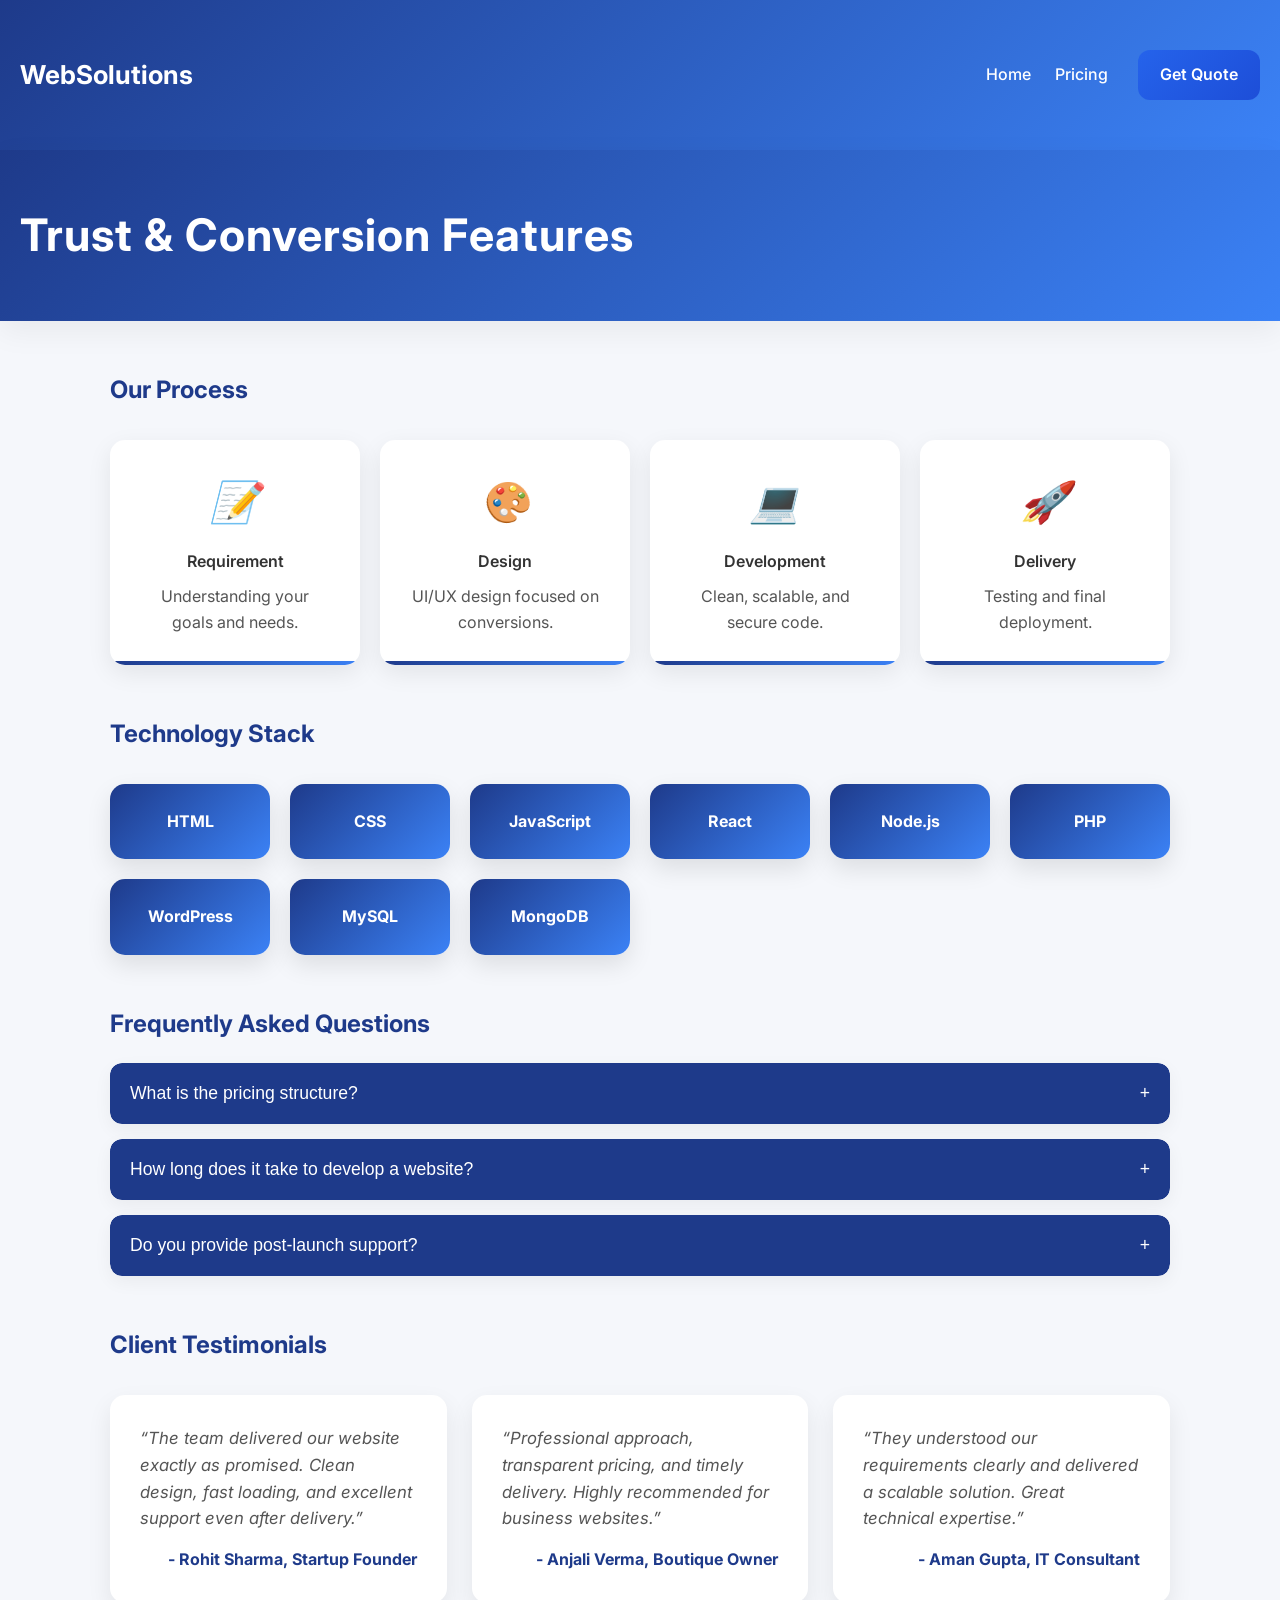
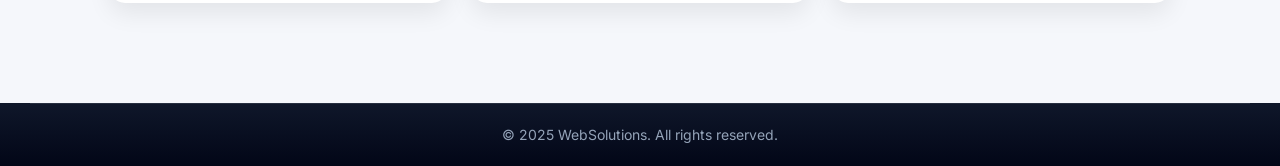
<file: trust.html>
<!DOCTYPE html>
<html lang="en">
<head>
  <meta charset="UTF-8">
  <meta name="viewport" content="width=device-width, initial-scale=1.0">
  <title>Trust & Conversion Features</title>
  <link href="https://fonts.googleapis.com/css2?family=Inter:wght@400;600;700&display=swap" rel="stylesheet">
  <link rel="stylesheet" href="style.css">
  <link rel="stylesheet" href="header.css">

  <style>
    /* Global Styles */
    * { box-sizing: border-box; margin: 0; padding: 0; }
    body { font-family: 'Inter', sans-serif; background-color: #f5f7fb; color: #333; line-height: 1.6; }
    h2, h3 { color: #1e3a8a; margin-bottom: 20px; }
    section { max-width: 1100px; margin: 50px auto; padding: 0 20px; }
    header { background: linear-gradient(135deg,#1e3a8a,#3b82f6); color: white; text-align: center; padding: 50px 20px; }
    header h1 { font-size: 2.8rem; letter-spacing: 1px; }

    /* Testimonials */
    .testimonials { display: grid; grid-template-columns: repeat(auto-fit, minmax(300px, 1fr)); gap: 25px; margin-top: 30px; }
    .testimonial-card { background: white; padding: 30px; border-radius: 15px; box-shadow: 0 10px 25px rgba(0,0,0,0.08); transition: transform 0.4s, box-shadow 0.4s; }
    .testimonial-card:hover { transform: translateY(-10px); box-shadow: 0 15px 30px rgba(0,0,0,0.15); }
    .testimonial-card p { font-style: italic; margin-bottom: 15px; font-size: 1.05rem; color: #555; }
    .testimonial-card span { font-weight: 700; color: #1e3a8a; display: block; text-align: right; }

    /* FAQ */
    .faq-item { background: white; border-radius: 12px; margin-bottom: 15px; box-shadow: 0 6px 18px rgba(0,0,0,0.05); overflow: hidden; transition: all 0.3s; }
    .faq-item button { width: 100%; text-align: left; padding: 20px; border: none; background: #1e3a8a; color: white; font-size: 1.1rem; cursor: pointer; display: flex; justify-content: space-between; align-items: center; transition: background 0.3s; border-radius: 12px; }
    .faq-item button:hover { background: #3b82f6; }
    .faq-item .faq-content { padding: 20px; display: none; background: #f0f4ff; color: #333; font-size: 1rem; }

    /* Process Flow */
    .process-flow { display: flex; flex-wrap: wrap; justify-content: space-between; gap: 20px; margin-top: 30px; }
    .process-card { flex: 1 1 220px; background: white; padding: 30px; border-radius: 15px; text-align: center; box-shadow: 0 8px 25px rgba(0,0,0,0.08); transition: transform 0.4s, box-shadow 0.4s; position: relative; overflow: hidden; }
    .process-card:hover { transform: translateY(-10px); box-shadow: 0 15px 35px rgba(0,0,0,0.15); }
    .process-card::after { content: ''; position: absolute; width: 100%; height: 4px; background: linear-gradient(to right, #1e3a8a, #3b82f6); bottom: 0; left: 0; border-radius: 4px; }
    .process-card i { font-size: 2.5rem; color: #1e3a8a; margin-bottom: 15px; display: block; transition: transform 0.4s; }
    .process-card:hover i { transform: scale(1.2) rotate(10deg); }
    .process-card h4 { margin-bottom: 10px; font-weight: 600; }
    .process-card p { color: #555; }

    /* Tech Stack */
    .tech-stack { display: grid; grid-template-columns: repeat(auto-fit, minmax(140px, 1fr)); gap: 20px; margin-top: 30px; }
    .tech-card { background: linear-gradient(135deg,#1e3a8a,#3b82f6); color: white; padding: 25px; border-radius: 15px; text-align: center; font-weight: 700; font-size: 1rem; box-shadow: 0 10px 25px rgba(0,0,0,0.1); transition: transform 0.4s, box-shadow 0.4s; }
    .tech-card:hover { transform: translateY(-10px) scale(1.05); box-shadow: 0 15px 35px rgba(0,0,0,0.2); }

    footer { text-align: center; padding: 25px 20px; background: linear-gradient(135deg,#1e3a8a,#3b82f6); color: white; margin-top: 50px; font-weight: 600; }

    /* Smooth Accordion Animation */
    .faq-content { max-height: 0; overflow: hidden; transition: max-height 0.4s ease, padding 0.4s ease; }
    .faq-item.active .faq-content { max-height: 500px; padding: 20px; }
  </style>
</head>
<body>
<header id="top-header" class="top-header"></header>
<header>
  <h1>Trust & Conversion Features</h1>
</header>

<section>
  <h2>Our Process</h2>
  <div class="process-flow">
    <div class="process-card">
      <i>📝</i>
      <h4>Requirement</h4>
      <p>Understanding your goals and needs.</p>
    </div>
    <div class="process-card">
      <i>🎨</i>
      <h4>Design</h4>
      <p>UI/UX design focused on conversions.</p>
    </div>
    <div class="process-card">
      <i>💻</i>
      <h4>Development</h4>
      <p>Clean, scalable, and secure code.</p>
    </div>
    <div class="process-card">
      <i>🚀</i>
      <h4>Delivery</h4>
      <p>Testing and final deployment.</p>
    </div>
  </div>
</section>

<section>
  <h2>Technology Stack</h2>
  <div class="tech-stack">
    <div class="tech-card">HTML</div>
    <div class="tech-card">CSS</div>
    <div class="tech-card">JavaScript</div>
    <div class="tech-card">React</div>
    <div class="tech-card">Node.js</div>
    <div class="tech-card">PHP</div>
    <div class="tech-card">WordPress</div>
    <div class="tech-card">MySQL</div>
    <div class="tech-card">MongoDB</div>
  </div>
</section>

<section>
  <h2>Frequently Asked Questions</h2>
  <div class="faq">
    <div class="faq-item">
      <button>What is the pricing structure? <span>+</span></button>
      <div class="faq-content">Pricing depends on project scope, number of pages, features, and technology used.</div>
    </div>
    <div class="faq-item">
      <button>How long does it take to develop a website? <span>+</span></button>
      <div class="faq-content">Static websites: 5–7 days. Dynamic websites: 10–20 days. Custom apps depend on complexity.</div>
    </div>
    <div class="faq-item">
      <button>Do you provide post-launch support? <span>+</span></button>
      <div class="faq-content">Yes, maintenance and support packages including bug fixes and updates are available.</div>
    </div>
  </div>
</section>

<section>
  <h2>Client Testimonials</h2>
  <div class="testimonials">
    <div class="testimonial-card">
      <p>“The team delivered our website exactly as promised. Clean design, fast loading, and excellent support even after delivery.”</p>
      <span>- Rohit Sharma, Startup Founder</span>
    </div>
    <div class="testimonial-card">
      <p>“Professional approach, transparent pricing, and timely delivery. Highly recommended for business websites.”</p>
      <span>- Anjali Verma, Boutique Owner</span>
    </div>
    <div class="testimonial-card">
      <p>“They understood our requirements clearly and delivered a scalable solution. Great technical expertise.”</p>
      <span>- Aman Gupta, IT Consultant</span>
    </div>
  </div>
</section>

<div id="footer"></div>


<script>
  // FAQ Accordion with smooth animation
  const faqItems = document.querySelectorAll('.faq-item button');
  faqItems.forEach(button => {
    button.addEventListener('click', () => {
      const parent = button.parentElement;
      parent.classList.toggle('active');
      const content = button.nextElementSibling;
      if(parent.classList.contains('active')){
        content.style.maxHeight = content.scrollHeight + "px";
      } else {
        content.style.maxHeight = 0;
      }
      button.querySelector('span').textContent = parent.classList.contains('active') ? '-' : '+';
    });
  });
  fetch("header.html")
    .then(res => res.text())
    .then(data => {
        document.getElementById("top-header").innerHTML = data;
        lucide.createIcons(); // re-init icons after load
    });
fetch("footer.html")
    .then(res => res.text())
    .then(data => {
        document.getElementById("footer").innerHTML = data;
        lucide.createIcons(); // re-init icons after load
    });
</script>

</body>
</html>
</file>
<file: style.css>
/* ===== FOOTER ===== */
.site-footer{
    background:linear-gradient(180deg,#0f172a,#020617);
    color:#cbd5f5;
    padding:0px 30px 0; /* ===== change for full footer ===== */
    margin-top:100px;
}

.footer-container{
    max-width:1200px;
    margin:auto;
    display:grid;
    grid-template-columns:repeat(auto-fit,minmax(220px,1fr));
    gap:40px;
    
}

.footer-col h3,
.footer-col h4{
    color:#fff;
    margin-bottom:18px;
}

.footer-logo{
    font-size:26px;
    font-weight:700;
    color:#60a5fa;
}

.footer-col p{
    font-size:15px;
    line-height:1.7;
    color:#94a3b8;
}

.footer-col ul{
    list-style:none;
}

.footer-col ul li{
    margin-bottom:12px;
}

.footer-col ul li a{
    text-decoration:none;
    color:#94a3b8;
    font-size:15px;
    transition:.3s;
}

.footer-col ul li a:hover{
    color:#60a5fa;
}

.footer-contact li{
    display:flex;
    align-items:center;
    gap:10px;
    font-size:15px;
}

.footer-contact i{
    width:18px;
    height:18px;
    color:#60a5fa;
}

.footer-socials{
    display:flex;
    gap:14px;
}

.footer-socials a{
    width:42px;
    height:42px;
    border-radius:12px;
    background:rgba(255,255,255,.08);
    display:flex;
    align-items:center;
    justify-content:center;
    color:#fff;
    transition:.3s;
}

.footer-socials a:hover{
    background:#2563eb;
    transform:translateY(-4px);
}

/* Footer Bottom */
.footer-bottom{
    margin-top:60px;
    border-top:1px solid rgba(255,255,255,.1);
    padding:20px 0;
    text-align:center;
    font-size:14px;
    color:#94a3b8;
}

/* Responsive */
@media(max-width:768px){
    .site-footer{
        padding-top:0px;
        text-align:center;
    }

    .footer-contact li{
        justify-content:center;
    }

    .footer-socials{
        justify-content:center;
    }
}
</file>
<file: header.css>
/* ===== HEADER ===== */
header{
    position: sticky;
    top: 0;
    z-index: 1000;
    background: rgba(255,255,255,.9);
    backdrop-filter: blur(14px);
    display: flex;
    justify-content: space-between;
    align-items: center;
    padding: 18px 40px;
    box-shadow: 0 10px 30px rgba(0,0,0,.06);
}

/* Logo */
.logo{
    font-size: 26px;
    font-weight: 700;
    color: var(--primary);
}

/* Navigation */
nav{
    display: flex;
    align-items: center;
}

nav a{
    margin-left: 24px;
    text-decoration: none;
    color: var(--secondary);
    font-weight: 500;
    position: relative;
    white-space: nowrap;
}

nav a::after{
    content: "";
    position: absolute;
    bottom: -6px;
    left: 0;
    width: 0;
    height: 2px;
    background: var(--primary);
    transition: .3s;
}
nav a:hover::after{
    width: 100%;
}

/* CTA Button */
.cta{
    margin-left: 30px;
    background: linear-gradient(135deg,#2563eb,#1d4ed8);
    color: #fff;
    padding: 12px 22px;
    border-radius: 12px;
    font-weight: 600;
}

/* ===== MOBILE MENU BUTTON ===== */
.menu-toggle{
    display: none;
    font-size: 28px;
    cursor: pointer;
    color: var(--secondary);
}

/* ===== RESPONSIVE ===== */

/* Tablet */
@media (max-width: 992px){
    header{
        padding: 16px 24px;
    }

    nav a{
        margin-left: 18px;
    }
}

/* Mobile */
@media (max-width: 768px){
    header{
        padding: 14px 20px;
    }

    .menu-toggle{
        display: block;
    }

    nav{
        position: absolute;
        top: 100%;
        left: 0;
        width: 100%;
        background: #fff;
        flex-direction: column;
        align-items: center;
        gap: 18px;
        padding: 25px 0;
        box-shadow: 0 20px 40px rgba(0,0,0,.1);
        display: none;
    }

    nav.active{
        display: flex;
    }

    nav a{
        margin-left: 0;
        font-size: 16px;
    }

    .cta{
        margin-left: 0;
        width: 90%;
        text-align: center;
    }
}
</file>
